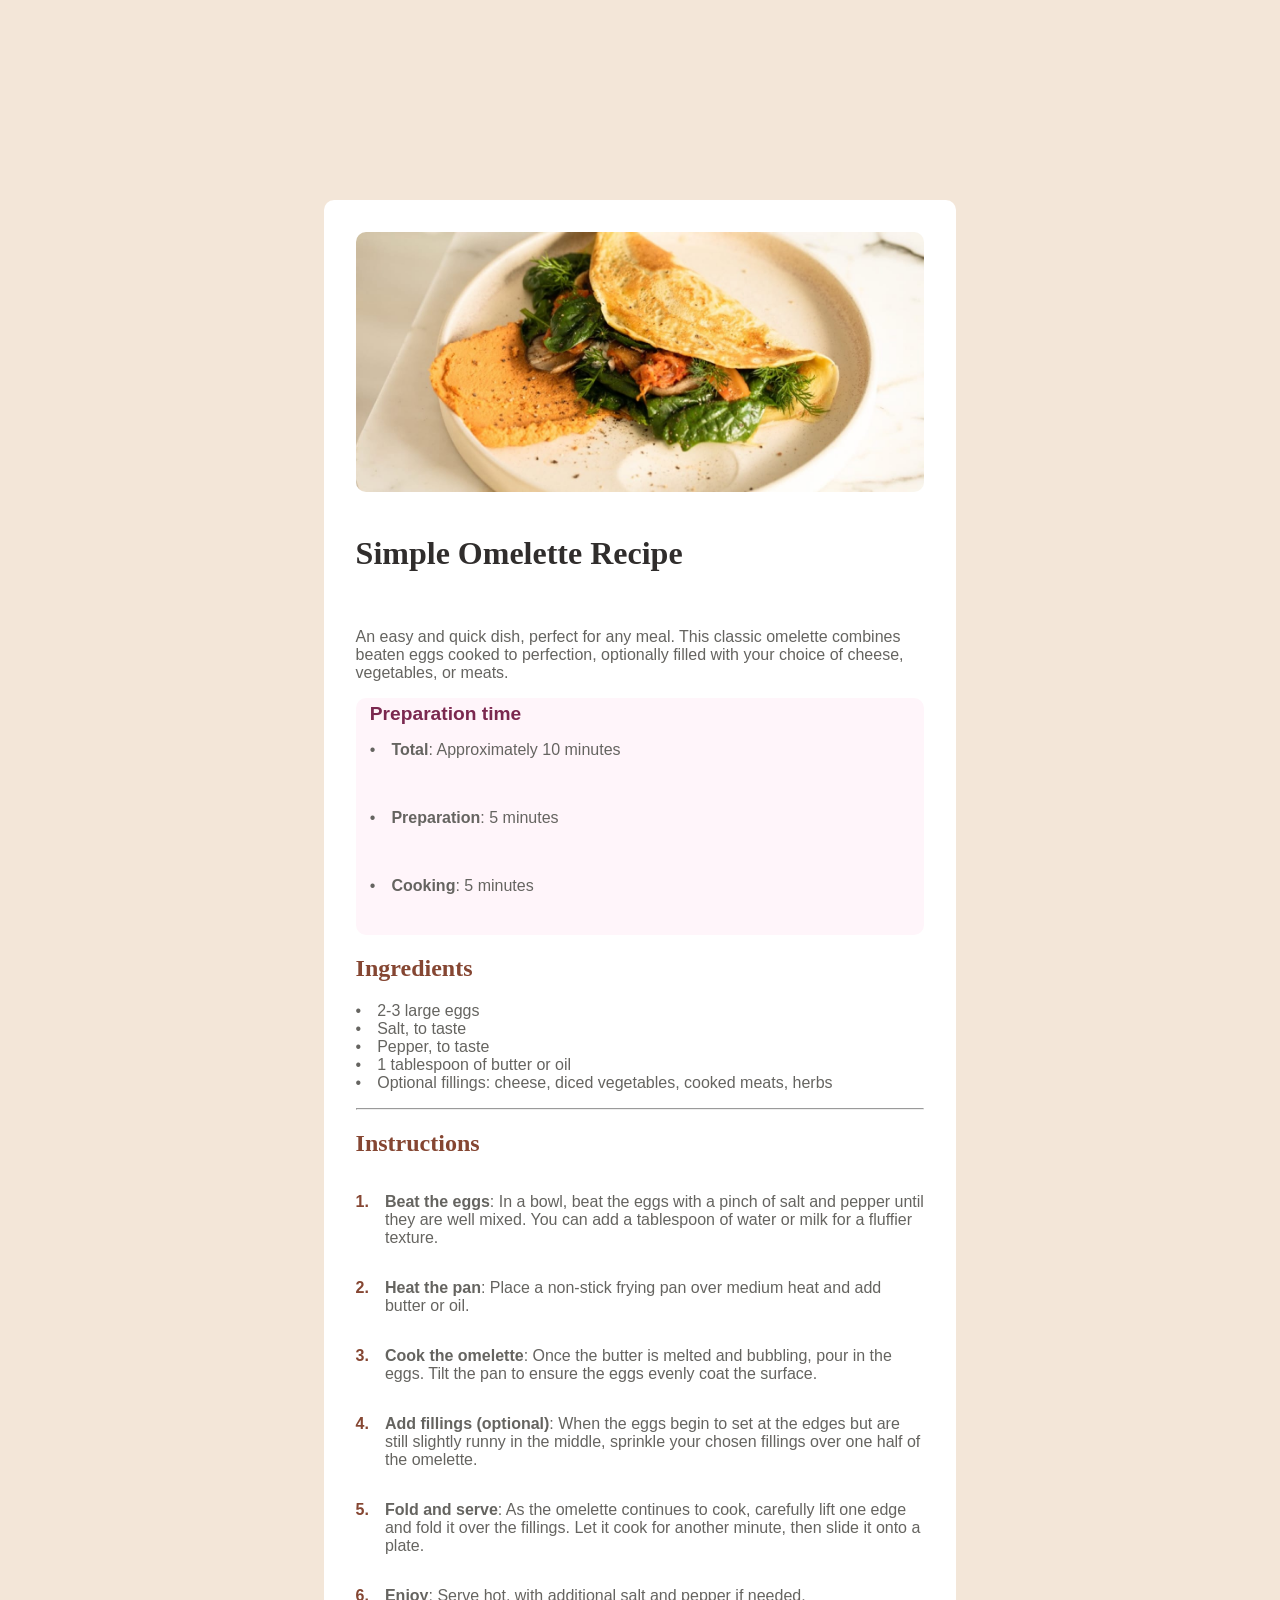
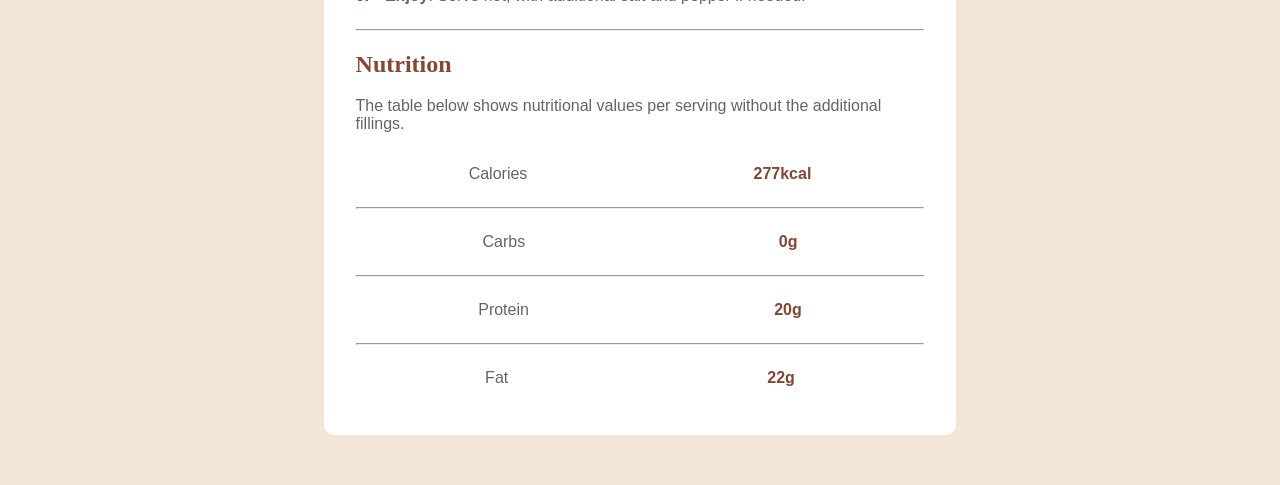
<file: index.html>
<!DOCTYPE html>
<html lang="en">
<head>
  <meta charset="UTF-8">
  <meta name="viewport" content="width=device-width, initial-scale=1.0">
  <title>MICHALE POMOZ MI</title>
</head>
<body>
<div class="div_main">
  <div>
    <img src="image-omelette.jpeg">
  </div>
  <br>
  <h1>Simple Omelette Recipe</h1><br>
  <p>
  An easy and quick dish, perfect for any meal. This classic omelette combines beaten eggs cooked 
  to perfection, optionally filled with your choice of cheese, vegetables, or meats.<br>
  </p>
  <div class="div1">
    <p class="special">Preparation time</p>
      <div class="div2">
        <div><p>&bull;&emsp;<strong>Total</strong>: Approximately 10 minutes</p></div><br>
        <div><p>&bull;&emsp;<strong>Preparation</strong>: 5 minutes</p></div><br>
        <div><p>&bull;&emsp;<strong>Cooking</strong>: 5 minutes</p></div><br>
      </div>
  </div>
  <h2>Ingredients</h2>
  <p>
  &bull;&emsp;2-3 large eggs<br>
  &bull;&emsp;Salt, to taste<br>
  &bull;&emsp;Pepper, to taste<br>
  &bull;&emsp;1 tablespoon of butter or oil<br>
  &bull;&emsp;Optional fillings: cheese, diced vegetables, cooked meats, herbs<br>
  </p>
  <hr class="styled">
  <h2>Instructions</h2>
  
  <div class="div3"><div><p style="color: hsl(14, 45%, 36%);"><strong>1.</strong></p></div>&emsp;  <div><p><strong>Beat the eggs</strong>: In a bowl, beat the eggs with a pinch of salt and pepper until they are well mixed. 
  You can add a tablespoon of water or milk for a fluffier texture.</p></div></div>

  <div class="div3"><div><p style="color: hsl(14, 45%, 36%);"><strong>2.</strong></p></div>&emsp;  <div><p><strong>Heat the pan</strong>: Place a non-stick frying pan over medium heat and add butter or oil.</p></div></div>
  
  <div class="div3"><div><p style="color: hsl(14, 45%, 36%);"><strong>3.</strong></p></div>&emsp;  <div><p><strong>Cook the omelette</strong>: Once the butter is melted and bubbling, pour in the eggs. Tilt the pan to ensure 
  the eggs evenly coat the surface.</p></div></div>
  
  <div class="div3"><div><p style="color: hsl(14, 45%, 36%);"><strong>4.</strong></p></div>&emsp;  <div><p><strong>Add fillings (optional)</strong>: When the eggs begin to set at the edges but are still slightly runny in the 
  middle, sprinkle your chosen fillings over one half of the omelette.</p></div></div>
  
  <div class="div3"><div><p style="color: hsl(14, 45%, 36%);"><strong>5.</strong></p></div>&emsp;  <div><p><strong>Fold and serve</strong>: As the omelette continues to cook, carefully lift one edge and fold it over the 
  fillings. Let it cook for another minute, then slide it onto a plate.</p></div></div>
  
  <div class="div3"><div><p style="color: hsl(14, 45%, 36%);"><strong>6.</strong></p></div>&emsp;  <div><p><strong>Enjoy</strong>: Serve hot, with additional salt and pepper if needed.</p></div></div>
  
  <hr class="styled">
  <h2>Nutrition</h2>

  <p>
  The table below shows nutritional values per serving without the additional fillings.<br>
  </p>
  <div>
    <div class="div4">
      <div><p>Calories</p></div>
      <div><p style="color: hsl(14, 45%, 36%);"><strong>277kcal</strong></p></div>
    </div>
    <hr class="styled">
    <div class="div4">
      <div><p>Carbs</p></div>
      <div><p style="color: hsl(14, 45%, 36%);"><strong>0g</strong></p></div>
    </div>
    <hr class="styled">
    <div class="div4">
      <div><p>Protein</p></div>
      <div><p style="color: hsl(14, 45%, 36%);"><strong>20g</strong></p></div>
    </div>
    <hr class="styled">
    <div class="div4">
      <div><p>Fat</p></div>
      <div><p style="color: hsl(14, 45%, 36%);"><strong>22g</strong></p></div>
    </div>
  </div>
</div>
</body>
<style>
body{
  background-color: hsl(30, 54%, 90%);
}
img{
  border-radius: 10px;
  object-fit: contain;
  width: 100%;
  height: auto;
}
h1{
  font-family: "Young Serif", serif;
  font-style: normal;
  font-weight: 800;
  font-size: xx-large;
  color: hsl(24, 5%, 18%);
}
h2{
  font-family: "Young Serif", serif;
  font-style: normal;
  font-size: x-large;
  font-weight: 700;
  color: hsl(14, 45%, 36%);
}
p{
  font-family: "Outfit", sans-serif;
  color: #656460;
}
p.special{
  color: hsl(332, 51%, 32%);
  font-family: "Outfit", sans-serif;
  font-weight: 600;
  font-size: larger;
  margin: 0 0 0 0;
}
.div_main{
  background-color: white;
  border-radius:10px;
  margin: 200px 25% 50px 25%;
  padding: 2.5% 2.5% 2.5% 2.5%;
}
.div1{
  border-radius:10px;
  background-color: hsl(330, 100%, 98%);
  padding: 1% 2.5% 1% 2.5%;
}
.div2{
  display: flex;
  flex-direction: column;
  justify-content: center;
  align-content: center;
}
hr.styled{
  color: #E0E0E0;
}
.div3{
  display: flex;
}
.div4{
  display: flex;
  justify-content: space-around;
}
</style>
</html>
</file>
